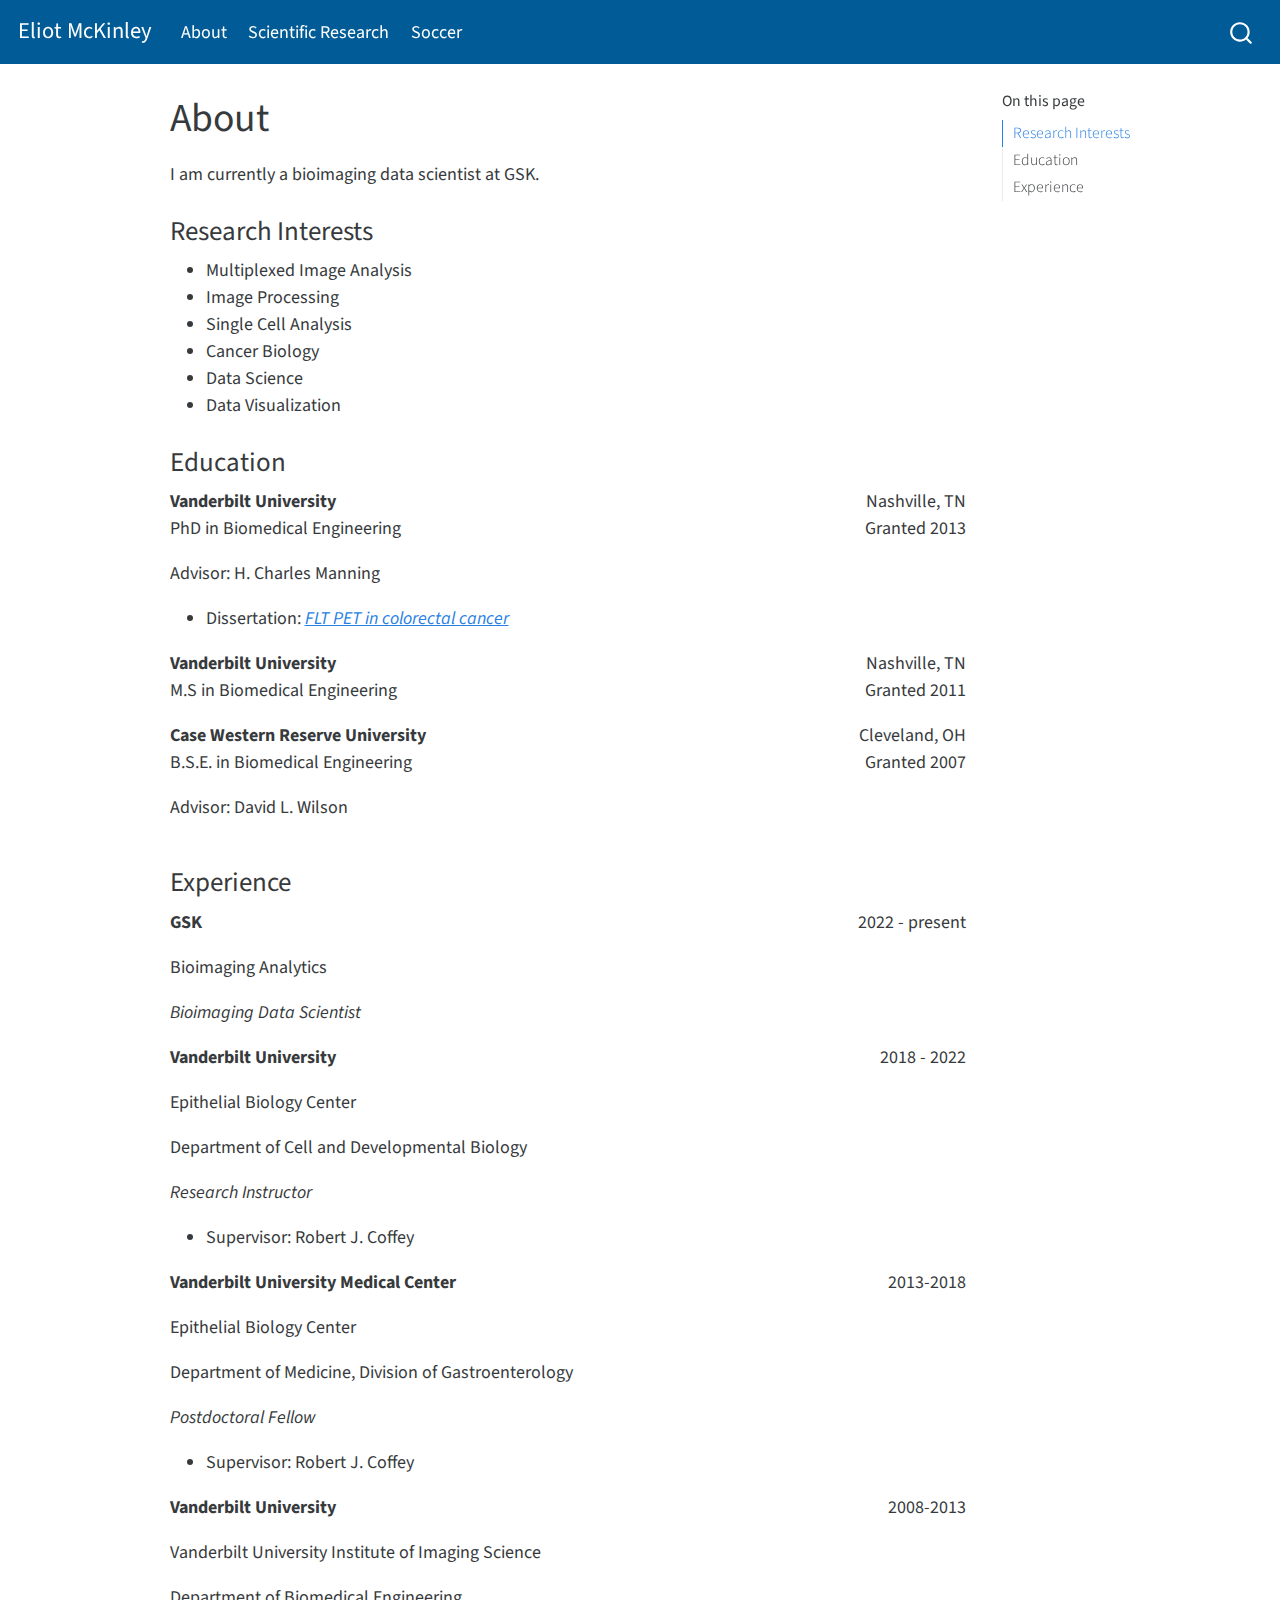
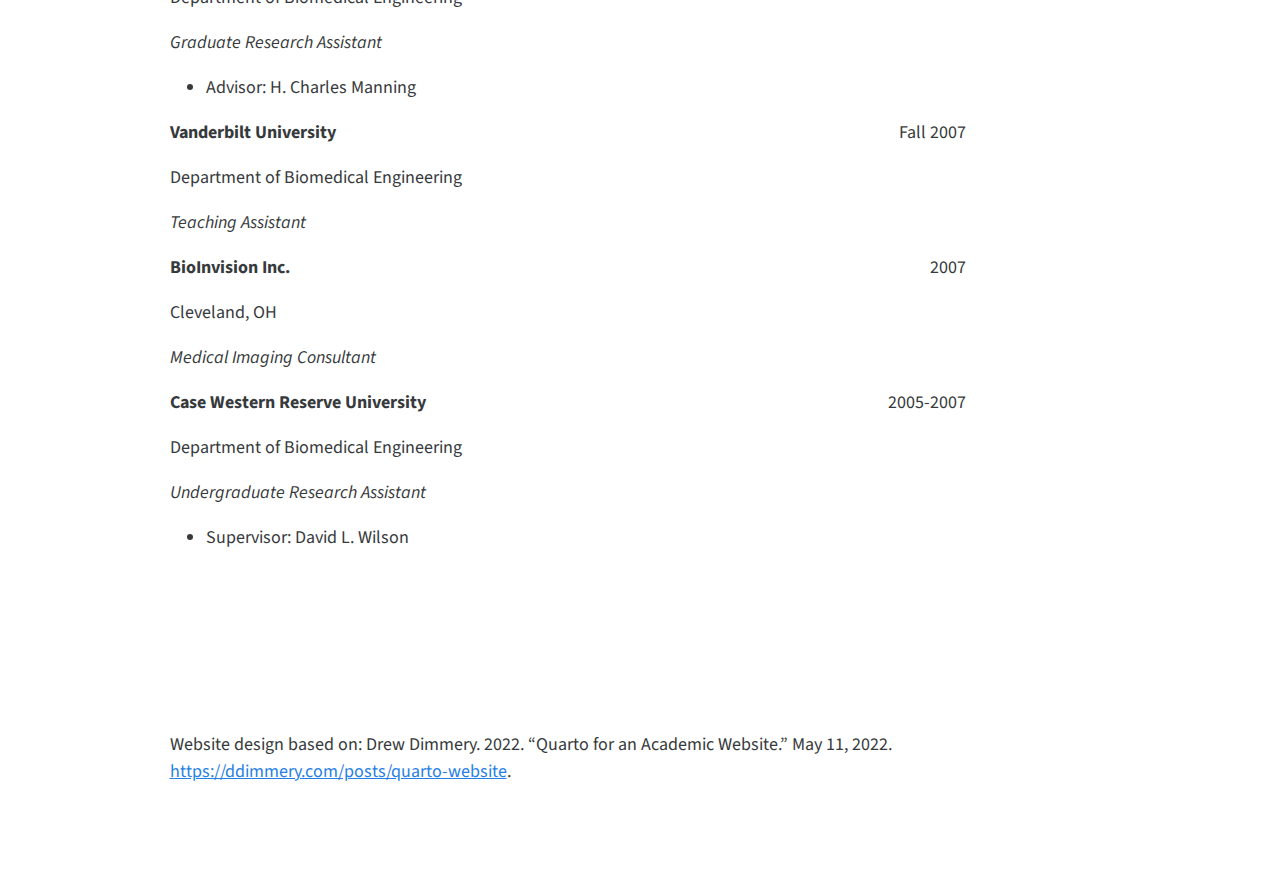
<file: about.html>
<!DOCTYPE html>
<html xmlns="http://www.w3.org/1999/xhtml" lang="en" xml:lang="en"><head>

<meta charset="utf-8">
<meta name="generator" content="quarto-1.0.37">

<meta name="viewport" content="width=device-width, initial-scale=1.0, user-scalable=yes">


<title>Eliot McKinley - About</title>
<style>
code{white-space: pre-wrap;}
span.smallcaps{font-variant: small-caps;}
span.underline{text-decoration: underline;}
div.column{display: inline-block; vertical-align: top; width: 50%;}
div.hanging-indent{margin-left: 1.5em; text-indent: -1.5em;}
ul.task-list{list-style: none;}
</style>


<script src="site_libs/quarto-nav/quarto-nav.js"></script>
<script src="site_libs/quarto-nav/headroom.min.js"></script>
<script src="site_libs/clipboard/clipboard.min.js"></script>
<script src="site_libs/quarto-search/autocomplete.umd.js"></script>
<script src="site_libs/quarto-search/fuse.min.js"></script>
<script src="site_libs/quarto-search/quarto-search.js"></script>
<meta name="quarto:offset" content="./">
<link href="./favicon.png" rel="icon" type="image/png">
<script src="site_libs/quarto-html/quarto.js"></script>
<script src="site_libs/quarto-html/popper.min.js"></script>
<script src="site_libs/quarto-html/tippy.umd.min.js"></script>
<script src="site_libs/quarto-html/anchor.min.js"></script>
<link href="site_libs/quarto-html/tippy.css" rel="stylesheet">
<link href="site_libs/quarto-html/quarto-syntax-highlighting.css" rel="stylesheet" id="quarto-text-highlighting-styles">
<script src="site_libs/bootstrap/bootstrap.min.js"></script>
<link href="site_libs/bootstrap/bootstrap-icons.css" rel="stylesheet">
<link href="site_libs/bootstrap/bootstrap.min.css" rel="stylesheet" id="quarto-bootstrap" data-mode="light">
<script id="quarto-search-options" type="application/json">{
  "location": "navbar",
  "copy-button": false,
  "collapse-after": 3,
  "panel-placement": "end",
  "type": "overlay",
  "limit": 20,
  "language": {
    "search-no-results-text": "No results",
    "search-matching-documents-text": "matching documents",
    "search-copy-link-title": "Copy link to search",
    "search-hide-matches-text": "Hide additional matches",
    "search-more-match-text": "more match in this document",
    "search-more-matches-text": "more matches in this document",
    "search-clear-button-title": "Clear",
    "search-detached-cancel-button-title": "Cancel",
    "search-submit-button-title": "Submit"
  }
}</script>


<link rel="stylesheet" href="styles.css">
</head>

<body class="nav-fixed">

<div id="quarto-search-results"></div>
  <header id="quarto-header" class="headroom fixed-top">
    <nav class="navbar navbar-expand-lg navbar-dark ">
      <div class="navbar-container container-fluid">
      <a class="navbar-brand" href="./index.html">
    <span class="navbar-title">Eliot McKinley</span>
  </a>
          <button class="navbar-toggler" type="button" data-bs-toggle="collapse" data-bs-target="#navbarCollapse" aria-controls="navbarCollapse" aria-expanded="false" aria-label="Toggle navigation" onclick="if (window.quartoToggleHeadroom) { window.quartoToggleHeadroom(); }">
  <span class="navbar-toggler-icon"></span>
</button>
          <div class="collapse navbar-collapse" id="navbarCollapse">
            <ul class="navbar-nav navbar-nav-scroll me-auto">
  <li class="nav-item">
    <a class="nav-link active" href="./about.html" aria-current="page">About</a>
  </li>  
  <li class="nav-item">
    <a class="nav-link" href="./research.html">Scientific Research</a>
  </li>  
  <li class="nav-item">
    <a class="nav-link" href="./soccer.html">Soccer</a>
  </li>  
</ul>
              <div id="quarto-search" class="" title="Search"></div>
          </div> <!-- /navcollapse -->
      </div> <!-- /container-fluid -->
    </nav>
</header>
<!-- content -->
<div id="quarto-content" class="quarto-container page-columns page-rows-contents page-layout-article page-navbar">
<!-- sidebar -->
<!-- margin-sidebar -->
    <div id="quarto-margin-sidebar" class="sidebar margin-sidebar">
        <nav id="TOC" role="doc-toc">
    <h2 id="toc-title">On this page</h2>
   
  <ul>
  <li><a href="#research-interests" id="toc-research-interests" class="nav-link active" data-scroll-target="#research-interests">Research Interests</a></li>
  <li><a href="#education" id="toc-education" class="nav-link" data-scroll-target="#education">Education</a></li>
  <li><a href="#experience" id="toc-experience" class="nav-link" data-scroll-target="#experience">Experience</a></li>
  </ul>
</nav>
    </div>
<!-- main -->
<main class="content" id="quarto-document-content">

<header id="title-block-header" class="quarto-title-block default">
<div class="quarto-title">
<h1 class="title">About</h1>
</div>



<div class="quarto-title-meta">

    
    
  </div>
  

</header>

<p>I am currently a bioimaging data scientist at GSK.</p>
<section id="research-interests" class="level3">
<h3 class="anchored" data-anchor-id="research-interests">Research Interests</h3>
<ul>
<li>Multiplexed Image Analysis</li>
<li>Image Processing</li>
<li>Single Cell Analysis</li>
<li>Cancer Biology</li>
<li>Data Science</li>
<li>Data Visualization</li>
</ul>
</section>
<section id="education" class="level3">
<h3 class="anchored" data-anchor-id="education">Education</h3>
<div class="d-flex justify-content-between">
<div>
<p><strong>Vanderbilt University</strong><br>
PhD in Biomedical Engineering</p>
<p>Advisor: H. Charles Manning</p>
</div>
<div class="text-end">
<p>Nashville, TN<br>
Granted 2013</p>
</div>
</div>
<ul>
<li>Dissertation: <a href="https://ir.vanderbilt.edu/handle/1803/11047?show=full"><em>FLT PET in colorectal cancer</em></a></li>
</ul>
<div class="d-flex justify-content-between">
<div>
<p><strong>Vanderbilt University</strong><br>
M.S in Biomedical Engineering<br>
</p>
</div>
<div class="text-end">
<p>Nashville, TN<br>
Granted 2011</p>
</div>
</div>
<div class="d-flex justify-content-between">
<div>
<p><strong>Case Western Reserve University</strong><br>
B.S.E. in Biomedical Engineering</p>
<p>Advisor: David L. Wilson</p>
</div>
<div class="text-end">
<p>Cleveland, OH<br>
Granted 2007</p>
</div>
</div>
</section>
<section id="experience" class="level3">
<h3 class="anchored" data-anchor-id="experience">Experience</h3>
<div class="d-flex justify-content-between">
<div>
<p><strong>GSK</strong></p>
<p>Bioimaging Analytics</p>
</div>
<div class="text-end">
<p>2022 - present</p>
</div>
</div>
<p><em>Bioimaging Data Scientist</em></p>
<div class="d-flex justify-content-between">
<div>
<p><strong>Vanderbilt University</strong></p>
<p>Epithelial Biology Center</p>
<p>Department of Cell and Developmental Biology</p>
</div>
<div class="text-end">
<p>2018 - 2022</p>
</div>
</div>
<p><em>Research Instructor</em></p>
<ul>
<li>Supervisor: Robert J. Coffey</li>
</ul>
<div class="d-flex justify-content-between">
<div>
<p><strong>Vanderbilt University Medical Center</strong></p>
<p>Epithelial Biology Center</p>
<p>Department of Medicine, Division of Gastroenterology</p>
</div>
<div class="text-end">
<p>2013-2018</p>
</div>
</div>
<p><em>Postdoctoral Fellow</em></p>
<ul>
<li>Supervisor: Robert J. Coffey</li>
</ul>
<div class="d-flex justify-content-between">
<div>
<p><strong>Vanderbilt University</strong></p>
<p>Vanderbilt University Institute of Imaging Science</p>
<p>Department of Biomedical Engineering</p>
</div>
<div class="text-end">
<p>2008-2013</p>
</div>
</div>
<p><em>Graduate Research Assistant</em></p>
<ul>
<li>Advisor: H. Charles Manning</li>
</ul>
<div class="d-flex justify-content-between">
<div>
<p><strong>Vanderbilt University</strong></p>
<p>Department of Biomedical Engineering</p>
</div>
<div class="text-end">
<p>Fall 2007</p>
</div>
</div>
<p><em>Teaching Assistant</em></p>
<div class="d-flex justify-content-between">
<div>
<p><strong>BioInvision Inc.</strong></p>
<p>Cleveland, OH</p>
</div>
<div class="text-end">
<p>2007</p>
</div>
</div>
<p><em>Medical Imaging Consultant</em></p>
<div class="d-flex justify-content-between">
<div>
<p><strong>Case Western Reserve University</strong></p>
<p>Department of Biomedical Engineering</p>
</div>
<div class="text-end">
<p>2005-2007</p>
</div>
</div>
<p><em>Undergraduate Research Assistant</em></p>
<ul>
<li>Supervisor: David L. Wilson</li>
</ul>
<p><br><br><br><br><br><br> <span style="font-size:.5;">Website design based on: Drew Dimmery. 2022. “Quarto for an Academic Website.” May 11, 2022. <a href="https://ddimmery.com/posts/quarto-website" class="uri">https://ddimmery.com/posts/quarto-website</a></span>.</p>


</section>

</main> <!-- /main -->
<script id="quarto-html-after-body" type="application/javascript">
window.document.addEventListener("DOMContentLoaded", function (event) {
  const toggleBodyColorMode = (bsSheetEl) => {
    const mode = bsSheetEl.getAttribute("data-mode");
    const bodyEl = window.document.querySelector("body");
    if (mode === "dark") {
      bodyEl.classList.add("quarto-dark");
      bodyEl.classList.remove("quarto-light");
    } else {
      bodyEl.classList.add("quarto-light");
      bodyEl.classList.remove("quarto-dark");
    }
  }
  const toggleBodyColorPrimary = () => {
    const bsSheetEl = window.document.querySelector("link#quarto-bootstrap");
    if (bsSheetEl) {
      toggleBodyColorMode(bsSheetEl);
    }
  }
  toggleBodyColorPrimary();  
  const icon = "";
  const anchorJS = new window.AnchorJS();
  anchorJS.options = {
    placement: 'right',
    icon: icon
  };
  anchorJS.add('.anchored');
  const clipboard = new window.ClipboardJS('.code-copy-button', {
    target: function(trigger) {
      return trigger.previousElementSibling;
    }
  });
  clipboard.on('success', function(e) {
    // button target
    const button = e.trigger;
    // don't keep focus
    button.blur();
    // flash "checked"
    button.classList.add('code-copy-button-checked');
    var currentTitle = button.getAttribute("title");
    button.setAttribute("title", "Copied!");
    setTimeout(function() {
      button.setAttribute("title", currentTitle);
      button.classList.remove('code-copy-button-checked');
    }, 1000);
    // clear code selection
    e.clearSelection();
  });
  function tippyHover(el, contentFn) {
    const config = {
      allowHTML: true,
      content: contentFn,
      maxWidth: 500,
      delay: 100,
      arrow: false,
      appendTo: function(el) {
          return el.parentElement;
      },
      interactive: true,
      interactiveBorder: 10,
      theme: 'quarto',
      placement: 'bottom-start'
    };
    window.tippy(el, config); 
  }
  const noterefs = window.document.querySelectorAll('a[role="doc-noteref"]');
  for (var i=0; i<noterefs.length; i++) {
    const ref = noterefs[i];
    tippyHover(ref, function() {
      let href = ref.getAttribute('href');
      try { href = new URL(href).hash; } catch {}
      const id = href.replace(/^#\/?/, "");
      const note = window.document.getElementById(id);
      return note.innerHTML;
    });
  }
  var bibliorefs = window.document.querySelectorAll('a[role="doc-biblioref"]');
  for (var i=0; i<bibliorefs.length; i++) {
    const ref = bibliorefs[i];
    const cites = ref.parentNode.getAttribute('data-cites').split(' ');
    tippyHover(ref, function() {
      var popup = window.document.createElement('div');
      cites.forEach(function(cite) {
        var citeDiv = window.document.createElement('div');
        citeDiv.classList.add('hanging-indent');
        citeDiv.classList.add('csl-entry');
        var biblioDiv = window.document.getElementById('ref-' + cite);
        if (biblioDiv) {
          citeDiv.innerHTML = biblioDiv.innerHTML;
        }
        popup.appendChild(citeDiv);
      });
      return popup.innerHTML;
    });
  }
});
</script>
</div> <!-- /content -->



</body></html>
</file>
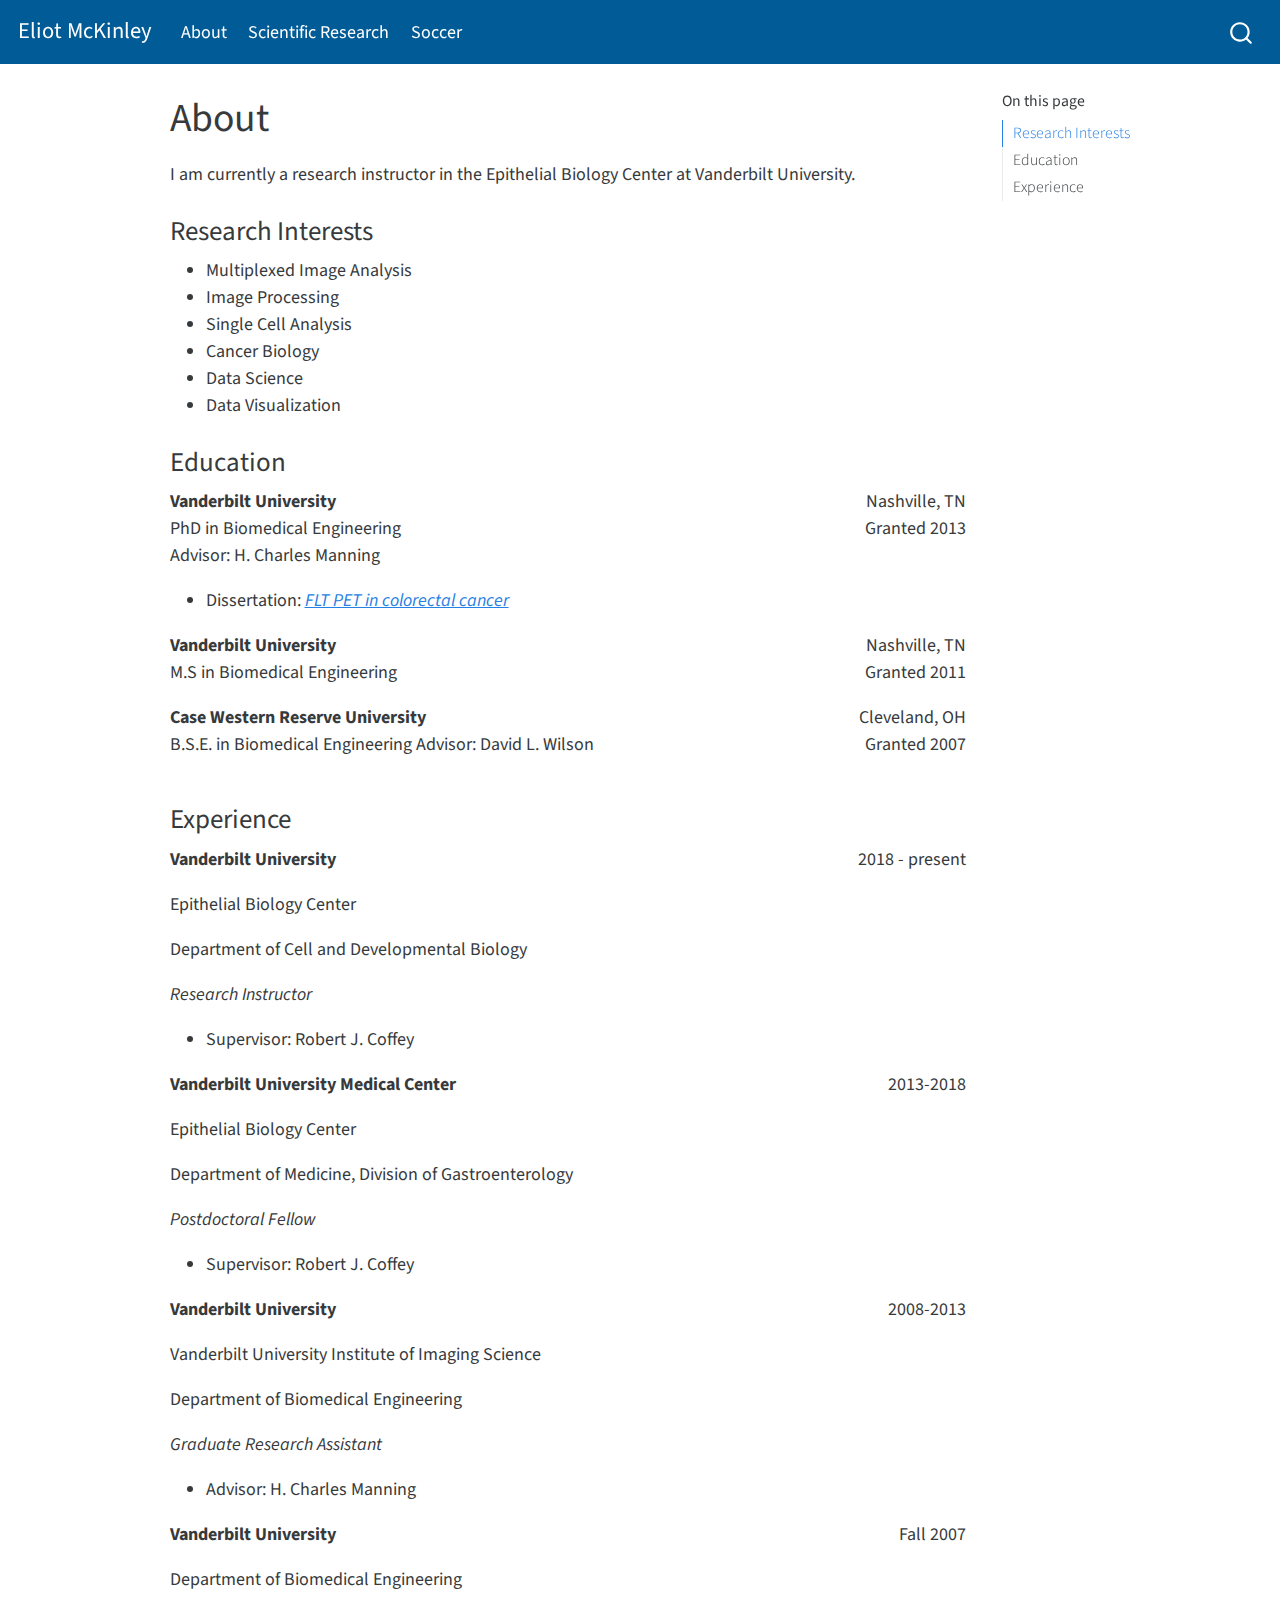
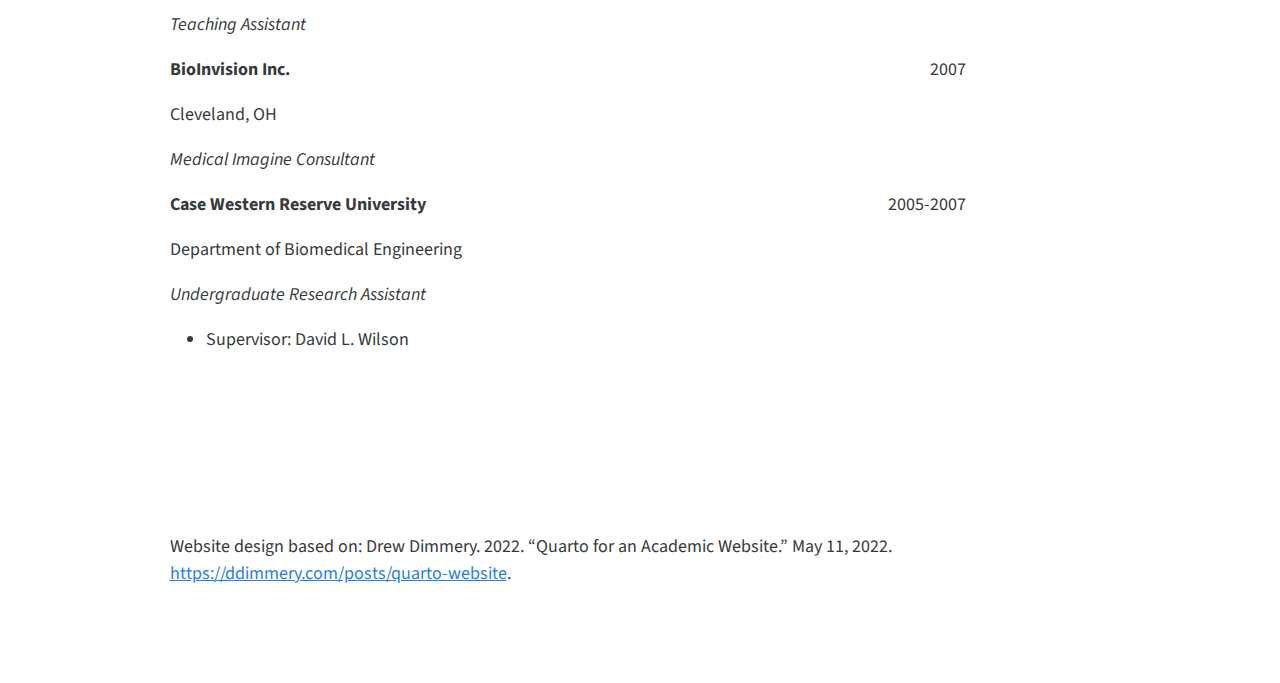
<file: docs/about.html>
<!DOCTYPE html>
<html xmlns="http://www.w3.org/1999/xhtml" lang="en" xml:lang="en"><head>

<meta charset="utf-8">
<meta name="generator" content="quarto-1.0.38">

<meta name="viewport" content="width=device-width, initial-scale=1.0, user-scalable=yes">


<title>Eliot McKinley - About</title>
<style>
code{white-space: pre-wrap;}
span.smallcaps{font-variant: small-caps;}
span.underline{text-decoration: underline;}
div.column{display: inline-block; vertical-align: top; width: 50%;}
div.hanging-indent{margin-left: 1.5em; text-indent: -1.5em;}
ul.task-list{list-style: none;}
</style>


<script src="site_libs/quarto-nav/quarto-nav.js"></script>
<script src="site_libs/quarto-nav/headroom.min.js"></script>
<script src="site_libs/clipboard/clipboard.min.js"></script>
<script src="site_libs/quarto-search/autocomplete.umd.js"></script>
<script src="site_libs/quarto-search/fuse.min.js"></script>
<script src="site_libs/quarto-search/quarto-search.js"></script>
<meta name="quarto:offset" content="./">
<link href="./favicon.png" rel="icon" type="image/png">
<script src="site_libs/quarto-html/quarto.js"></script>
<script src="site_libs/quarto-html/popper.min.js"></script>
<script src="site_libs/quarto-html/tippy.umd.min.js"></script>
<script src="site_libs/quarto-html/anchor.min.js"></script>
<link href="site_libs/quarto-html/tippy.css" rel="stylesheet">
<link href="site_libs/quarto-html/quarto-syntax-highlighting.css" rel="stylesheet" id="quarto-text-highlighting-styles">
<script src="site_libs/bootstrap/bootstrap.min.js"></script>
<link href="site_libs/bootstrap/bootstrap-icons.css" rel="stylesheet">
<link href="site_libs/bootstrap/bootstrap.min.css" rel="stylesheet" id="quarto-bootstrap" data-mode="light">
<script id="quarto-search-options" type="application/json">{
  "location": "navbar",
  "copy-button": false,
  "collapse-after": 3,
  "panel-placement": "end",
  "type": "overlay",
  "limit": 20,
  "language": {
    "search-no-results-text": "No results",
    "search-matching-documents-text": "matching documents",
    "search-copy-link-title": "Copy link to search",
    "search-hide-matches-text": "Hide additional matches",
    "search-more-match-text": "more match in this document",
    "search-more-matches-text": "more matches in this document",
    "search-clear-button-title": "Clear",
    "search-detached-cancel-button-title": "Cancel",
    "search-submit-button-title": "Submit"
  }
}</script>


<link rel="stylesheet" href="styles.css">
</head>

<body class="nav-fixed">

<div id="quarto-search-results"></div>
  <header id="quarto-header" class="headroom fixed-top">
    <nav class="navbar navbar-expand-lg navbar-dark ">
      <div class="navbar-container container-fluid">
      <a class="navbar-brand" href="./index.html">
    <span class="navbar-title">Eliot McKinley</span>
  </a>
          <button class="navbar-toggler" type="button" data-bs-toggle="collapse" data-bs-target="#navbarCollapse" aria-controls="navbarCollapse" aria-expanded="false" aria-label="Toggle navigation" onclick="if (window.quartoToggleHeadroom) { window.quartoToggleHeadroom(); }">
  <span class="navbar-toggler-icon"></span>
</button>
          <div class="collapse navbar-collapse" id="navbarCollapse">
            <ul class="navbar-nav navbar-nav-scroll me-auto">
  <li class="nav-item">
    <a class="nav-link active" href="./about.html" aria-current="page">About</a>
  </li>  
  <li class="nav-item">
    <a class="nav-link" href="./research.html">Scientific Research</a>
  </li>  
  <li class="nav-item">
    <a class="nav-link" href="./soccer.html">Soccer</a>
  </li>  
</ul>
              <div id="quarto-search" class="" title="Search"></div>
          </div> <!-- /navcollapse -->
      </div> <!-- /container-fluid -->
    </nav>
</header>
<!-- content -->
<div id="quarto-content" class="quarto-container page-columns page-rows-contents page-layout-article page-navbar">
<!-- sidebar -->
<!-- margin-sidebar -->
    <div id="quarto-margin-sidebar" class="sidebar margin-sidebar">
        <nav id="TOC" role="doc-toc">
    <h2 id="toc-title">On this page</h2>
   
  <ul>
  <li><a href="#research-interests" id="toc-research-interests" class="nav-link active" data-scroll-target="#research-interests">Research Interests</a></li>
  <li><a href="#education" id="toc-education" class="nav-link" data-scroll-target="#education">Education</a></li>
  <li><a href="#experience" id="toc-experience" class="nav-link" data-scroll-target="#experience">Experience</a></li>
  </ul>
</nav>
    </div>
<!-- main -->
<main class="content" id="quarto-document-content">

<header id="title-block-header" class="quarto-title-block default">
<div class="quarto-title">
<h1 class="title">About</h1>
</div>



<div class="quarto-title-meta">

    
    
  </div>
  

</header>

<p>I am currently a research instructor in the Epithelial Biology Center at Vanderbilt University.</p>
<section id="research-interests" class="level3">
<h3 class="anchored" data-anchor-id="research-interests">Research Interests</h3>
<ul>
<li>Multiplexed Image Analysis</li>
<li>Image Processing</li>
<li>Single Cell Analysis</li>
<li>Cancer Biology</li>
<li>Data Science</li>
<li>Data Visualization</li>
</ul>
</section>
<section id="education" class="level3">
<h3 class="anchored" data-anchor-id="education">Education</h3>
<div class="d-flex justify-content-between">
<div>
<p><strong>Vanderbilt University</strong><br>
PhD in Biomedical Engineering<br>
Advisor: H. Charles Manning</p>
</div>
<div class="text-end">
<p>Nashville, TN<br>
Granted 2013</p>
</div>
</div>
<ul>
<li>Dissertation: <a href="https://ir.vanderbilt.edu/handle/1803/11047?show=full"><em>FLT PET in colorectal cancer</em></a></li>
</ul>
<div class="d-flex justify-content-between">
<div>
<p><strong>Vanderbilt University</strong><br>
M.S in Biomedical Engineering<br>
</p>
</div>
<div class="text-end">
<p>Nashville, TN<br>
Granted 2011</p>
</div>
</div>
<div class="d-flex justify-content-between">
<div>
<p><strong>Case Western Reserve University</strong><br>
B.S.E. in Biomedical Engineering Advisor: David L. Wilson</p>
</div>
<div class="text-end">
<p>Cleveland, OH<br>
Granted 2007</p>
</div>
</div>
</section>
<section id="experience" class="level3">
<h3 class="anchored" data-anchor-id="experience">Experience</h3>
<div class="d-flex justify-content-between">
<div>
<p><strong>Vanderbilt University</strong></p>
<p>Epithelial Biology Center</p>
<p>Department of Cell and Developmental Biology</p>
</div>
<div class="text-end">
<p>2018 - present</p>
</div>
</div>
<p><em>Research Instructor</em></p>
<ul>
<li>Supervisor: Robert J. Coffey</li>
</ul>
<div class="d-flex justify-content-between">
<div>
<p><strong>Vanderbilt University Medical Center</strong></p>
<p>Epithelial Biology Center</p>
<p>Department of Medicine, Division of Gastroenterology</p>
</div>
<div class="text-end">
<p>2013-2018</p>
</div>
</div>
<p><em>Postdoctoral Fellow</em></p>
<ul>
<li>Supervisor: Robert J. Coffey</li>
</ul>
<div class="d-flex justify-content-between">
<div>
<p><strong>Vanderbilt University</strong></p>
<p>Vanderbilt University Institute of Imaging Science</p>
<p>Department of Biomedical Engineering</p>
</div>
<div class="text-end">
<p>2008-2013</p>
</div>
</div>
<p><em>Graduate Research Assistant</em></p>
<ul>
<li>Advisor: H. Charles Manning</li>
</ul>
<div class="d-flex justify-content-between">
<div>
<p><strong>Vanderbilt University</strong></p>
<p>Department of Biomedical Engineering</p>
</div>
<div class="text-end">
<p>Fall 2007</p>
</div>
</div>
<p><em>Teaching Assistant</em></p>
<div class="d-flex justify-content-between">
<div>
<p><strong>BioInvision Inc.</strong></p>
<p>Cleveland, OH</p>
</div>
<div class="text-end">
<p>2007</p>
</div>
</div>
<p><em>Medical Imagine Consultant</em></p>
<div class="d-flex justify-content-between">
<div>
<p><strong>Case Western Reserve University</strong></p>
<p>Department of Biomedical Engineering</p>
</div>
<div class="text-end">
<p>2005-2007</p>
</div>
</div>
<p><em>Undergraduate Research Assistant</em></p>
<ul>
<li>Supervisor: David L. Wilson</li>
</ul>
<p><br><br><br><br><br><br> <span style="font-size:.5;">Website design based on: Drew Dimmery. 2022. “Quarto for an Academic Website.” May 11, 2022. <a href="https://ddimmery.com/posts/quarto-website" class="uri">https://ddimmery.com/posts/quarto-website</a></span>.</p>


</section>

</main> <!-- /main -->
<script id="quarto-html-after-body" type="application/javascript">
window.document.addEventListener("DOMContentLoaded", function (event) {
  const toggleBodyColorMode = (bsSheetEl) => {
    const mode = bsSheetEl.getAttribute("data-mode");
    const bodyEl = window.document.querySelector("body");
    if (mode === "dark") {
      bodyEl.classList.add("quarto-dark");
      bodyEl.classList.remove("quarto-light");
    } else {
      bodyEl.classList.add("quarto-light");
      bodyEl.classList.remove("quarto-dark");
    }
  }
  const toggleBodyColorPrimary = () => {
    const bsSheetEl = window.document.querySelector("link#quarto-bootstrap");
    if (bsSheetEl) {
      toggleBodyColorMode(bsSheetEl);
    }
  }
  toggleBodyColorPrimary();  
  const icon = "";
  const anchorJS = new window.AnchorJS();
  anchorJS.options = {
    placement: 'right',
    icon: icon
  };
  anchorJS.add('.anchored');
  const clipboard = new window.ClipboardJS('.code-copy-button', {
    target: function(trigger) {
      return trigger.previousElementSibling;
    }
  });
  clipboard.on('success', function(e) {
    // button target
    const button = e.trigger;
    // don't keep focus
    button.blur();
    // flash "checked"
    button.classList.add('code-copy-button-checked');
    var currentTitle = button.getAttribute("title");
    button.setAttribute("title", "Copied!");
    setTimeout(function() {
      button.setAttribute("title", currentTitle);
      button.classList.remove('code-copy-button-checked');
    }, 1000);
    // clear code selection
    e.clearSelection();
  });
  function tippyHover(el, contentFn) {
    const config = {
      allowHTML: true,
      content: contentFn,
      maxWidth: 500,
      delay: 100,
      arrow: false,
      appendTo: function(el) {
          return el.parentElement;
      },
      interactive: true,
      interactiveBorder: 10,
      theme: 'quarto',
      placement: 'bottom-start'
    };
    window.tippy(el, config); 
  }
  const noterefs = window.document.querySelectorAll('a[role="doc-noteref"]');
  for (var i=0; i<noterefs.length; i++) {
    const ref = noterefs[i];
    tippyHover(ref, function() {
      let href = ref.getAttribute('href');
      try { href = new URL(href).hash; } catch {}
      const id = href.replace(/^#\/?/, "");
      const note = window.document.getElementById(id);
      return note.innerHTML;
    });
  }
  var bibliorefs = window.document.querySelectorAll('a[role="doc-biblioref"]');
  for (var i=0; i<bibliorefs.length; i++) {
    const ref = bibliorefs[i];
    const cites = ref.parentNode.getAttribute('data-cites').split(' ');
    tippyHover(ref, function() {
      var popup = window.document.createElement('div');
      cites.forEach(function(cite) {
        var citeDiv = window.document.createElement('div');
        citeDiv.classList.add('hanging-indent');
        citeDiv.classList.add('csl-entry');
        var biblioDiv = window.document.getElementById('ref-' + cite);
        if (biblioDiv) {
          citeDiv.innerHTML = biblioDiv.innerHTML;
        }
        popup.appendChild(citeDiv);
      });
      return popup.innerHTML;
    });
  }
});
</script>
</div> <!-- /content -->



</body></html>
</file>
<file: site_libs/quarto-html/tippy.css>
.tippy-box[data-animation=fade][data-state=hidden]{opacity:0}[data-tippy-root]{max-width:calc(100vw - 10px)}.tippy-box{position:relative;background-color:#333;color:#fff;border-radius:4px;font-size:14px;line-height:1.4;white-space:normal;outline:0;transition-property:transform,visibility,opacity}.tippy-box[data-placement^=top]>.tippy-arrow{bottom:0}.tippy-box[data-placement^=top]>.tippy-arrow:before{bottom:-7px;left:0;border-width:8px 8px 0;border-top-color:initial;transform-origin:center top}.tippy-box[data-placement^=bottom]>.tippy-arrow{top:0}.tippy-box[data-placement^=bottom]>.tippy-arrow:before{top:-7px;left:0;border-width:0 8px 8px;border-bottom-color:initial;transform-origin:center bottom}.tippy-box[data-placement^=left]>.tippy-arrow{right:0}.tippy-box[data-placement^=left]>.tippy-arrow:before{border-width:8px 0 8px 8px;border-left-color:initial;right:-7px;transform-origin:center left}.tippy-box[data-placement^=right]>.tippy-arrow{left:0}.tippy-box[data-placement^=right]>.tippy-arrow:before{left:-7px;border-width:8px 8px 8px 0;border-right-color:initial;transform-origin:center right}.tippy-box[data-inertia][data-state=visible]{transition-timing-function:cubic-bezier(.54,1.5,.38,1.11)}.tippy-arrow{width:16px;height:16px;color:#333}.tippy-arrow:before{content:"";position:absolute;border-color:transparent;border-style:solid}.tippy-content{position:relative;padding:5px 9px;z-index:1}
</file>
<file: site_libs/quarto-html/quarto-syntax-highlighting.css>
/* quarto syntax highlight colors */
:root {
  --quarto-hl-ot-color: #003B4F;
  --quarto-hl-at-color: #657422;
  --quarto-hl-ss-color: #20794D;
  --quarto-hl-an-color: #5E5E5E;
  --quarto-hl-fu-color: #4758AB;
  --quarto-hl-st-color: #20794D;
  --quarto-hl-cf-color: #003B4F;
  --quarto-hl-op-color: #5E5E5E;
  --quarto-hl-er-color: #AD0000;
  --quarto-hl-bn-color: #AD0000;
  --quarto-hl-al-color: #AD0000;
  --quarto-hl-va-color: #111111;
  --quarto-hl-bu-color: inherit;
  --quarto-hl-ex-color: inherit;
  --quarto-hl-pp-color: #AD0000;
  --quarto-hl-in-color: #5E5E5E;
  --quarto-hl-vs-color: #20794D;
  --quarto-hl-wa-color: #5E5E5E;
  --quarto-hl-do-color: #5E5E5E;
  --quarto-hl-im-color: #00769E;
  --quarto-hl-ch-color: #20794D;
  --quarto-hl-dt-color: #AD0000;
  --quarto-hl-fl-color: #AD0000;
  --quarto-hl-co-color: #5E5E5E;
  --quarto-hl-cv-color: #5E5E5E;
  --quarto-hl-cn-color: #8f5902;
  --quarto-hl-sc-color: #5E5E5E;
  --quarto-hl-dv-color: #AD0000;
  --quarto-hl-kw-color: #003B4F;
}

/* other quarto variables */
:root {
  --quarto-font-monospace: SFMono-Regular, Menlo, Monaco, Consolas, "Liberation Mono", "Courier New", monospace;
}

pre > code.sourceCode > span {
  color: #003B4F;
}

code span {
  color: #003B4F;
}

code.sourceCode > span {
  color: #003B4F;
}

div.sourceCode,
div.sourceCode pre.sourceCode {
  color: #003B4F;
}

code span.ot {
  color: #003B4F;
}

code span.at {
  color: #657422;
}

code span.ss {
  color: #20794D;
}

code span.an {
  color: #5E5E5E;
}

code span.fu {
  color: #4758AB;
}

code span.st {
  color: #20794D;
}

code span.cf {
  color: #003B4F;
}

code span.op {
  color: #5E5E5E;
}

code span.er {
  color: #AD0000;
}

code span.bn {
  color: #AD0000;
}

code span.al {
  color: #AD0000;
}

code span.va {
  color: #111111;
}

code span.pp {
  color: #AD0000;
}

code span.in {
  color: #5E5E5E;
}

code span.vs {
  color: #20794D;
}

code span.wa {
  color: #5E5E5E;
  font-style: italic;
}

code span.do {
  color: #5E5E5E;
  font-style: italic;
}

code span.im {
  color: #00769E;
}

code span.ch {
  color: #20794D;
}

code span.dt {
  color: #AD0000;
}

code span.fl {
  color: #AD0000;
}

code span.co {
  color: #5E5E5E;
}

code span.cv {
  color: #5E5E5E;
  font-style: italic;
}

code span.cn {
  color: #8f5902;
}

code span.sc {
  color: #5E5E5E;
}

code span.dv {
  color: #AD0000;
}

code span.kw {
  color: #003B4F;
}

.prevent-inlining {
  content: "</";
}

/*# sourceMappingURL=debc5d5d77c3f9108843748ff7464032.css.map */
</file>
<file: styles.css>
/* css styles */
</file>
<file: docs/site_libs/quarto-html/tippy.css>
.tippy-box[data-animation=fade][data-state=hidden]{opacity:0}[data-tippy-root]{max-width:calc(100vw - 10px)}.tippy-box{position:relative;background-color:#333;color:#fff;border-radius:4px;font-size:14px;line-height:1.4;white-space:normal;outline:0;transition-property:transform,visibility,opacity}.tippy-box[data-placement^=top]>.tippy-arrow{bottom:0}.tippy-box[data-placement^=top]>.tippy-arrow:before{bottom:-7px;left:0;border-width:8px 8px 0;border-top-color:initial;transform-origin:center top}.tippy-box[data-placement^=bottom]>.tippy-arrow{top:0}.tippy-box[data-placement^=bottom]>.tippy-arrow:before{top:-7px;left:0;border-width:0 8px 8px;border-bottom-color:initial;transform-origin:center bottom}.tippy-box[data-placement^=left]>.tippy-arrow{right:0}.tippy-box[data-placement^=left]>.tippy-arrow:before{border-width:8px 0 8px 8px;border-left-color:initial;right:-7px;transform-origin:center left}.tippy-box[data-placement^=right]>.tippy-arrow{left:0}.tippy-box[data-placement^=right]>.tippy-arrow:before{left:-7px;border-width:8px 8px 8px 0;border-right-color:initial;transform-origin:center right}.tippy-box[data-inertia][data-state=visible]{transition-timing-function:cubic-bezier(.54,1.5,.38,1.11)}.tippy-arrow{width:16px;height:16px;color:#333}.tippy-arrow:before{content:"";position:absolute;border-color:transparent;border-style:solid}.tippy-content{position:relative;padding:5px 9px;z-index:1}
</file>
<file: docs/site_libs/quarto-html/quarto-syntax-highlighting.css>
/* quarto syntax highlight colors */
:root {
  --quarto-hl-ot-color: #003B4F;
  --quarto-hl-at-color: #657422;
  --quarto-hl-ss-color: #20794D;
  --quarto-hl-an-color: #5E5E5E;
  --quarto-hl-fu-color: #4758AB;
  --quarto-hl-st-color: #20794D;
  --quarto-hl-cf-color: #003B4F;
  --quarto-hl-op-color: #5E5E5E;
  --quarto-hl-er-color: #AD0000;
  --quarto-hl-bn-color: #AD0000;
  --quarto-hl-al-color: #AD0000;
  --quarto-hl-va-color: #111111;
  --quarto-hl-bu-color: inherit;
  --quarto-hl-ex-color: inherit;
  --quarto-hl-pp-color: #AD0000;
  --quarto-hl-in-color: #5E5E5E;
  --quarto-hl-vs-color: #20794D;
  --quarto-hl-wa-color: #5E5E5E;
  --quarto-hl-do-color: #5E5E5E;
  --quarto-hl-im-color: #00769E;
  --quarto-hl-ch-color: #20794D;
  --quarto-hl-dt-color: #AD0000;
  --quarto-hl-fl-color: #AD0000;
  --quarto-hl-co-color: #5E5E5E;
  --quarto-hl-cv-color: #5E5E5E;
  --quarto-hl-cn-color: #8f5902;
  --quarto-hl-sc-color: #5E5E5E;
  --quarto-hl-dv-color: #AD0000;
  --quarto-hl-kw-color: #003B4F;
}

/* other quarto variables */
:root {
  --quarto-font-monospace: SFMono-Regular, Menlo, Monaco, Consolas, "Liberation Mono", "Courier New", monospace;
}

pre > code.sourceCode > span {
  color: #003B4F;
}

code span {
  color: #003B4F;
}

code.sourceCode > span {
  color: #003B4F;
}

div.sourceCode,
div.sourceCode pre.sourceCode {
  color: #003B4F;
}

code span.ot {
  color: #003B4F;
}

code span.at {
  color: #657422;
}

code span.ss {
  color: #20794D;
}

code span.an {
  color: #5E5E5E;
}

code span.fu {
  color: #4758AB;
}

code span.st {
  color: #20794D;
}

code span.cf {
  color: #003B4F;
}

code span.op {
  color: #5E5E5E;
}

code span.er {
  color: #AD0000;
}

code span.bn {
  color: #AD0000;
}

code span.al {
  color: #AD0000;
}

code span.va {
  color: #111111;
}

code span.pp {
  color: #AD0000;
}

code span.in {
  color: #5E5E5E;
}

code span.vs {
  color: #20794D;
}

code span.wa {
  color: #5E5E5E;
  font-style: italic;
}

code span.do {
  color: #5E5E5E;
  font-style: italic;
}

code span.im {
  color: #00769E;
}

code span.ch {
  color: #20794D;
}

code span.dt {
  color: #AD0000;
}

code span.fl {
  color: #AD0000;
}

code span.co {
  color: #5E5E5E;
}

code span.cv {
  color: #5E5E5E;
  font-style: italic;
}

code span.cn {
  color: #8f5902;
}

code span.sc {
  color: #5E5E5E;
}

code span.dv {
  color: #AD0000;
}

code span.kw {
  color: #003B4F;
}

.prevent-inlining {
  content: "</";
}

/*# sourceMappingURL=debc5d5d77c3f9108843748ff7464032.css.map */
</file>
<file: docs/styles.css>
/* css styles */
</file>
